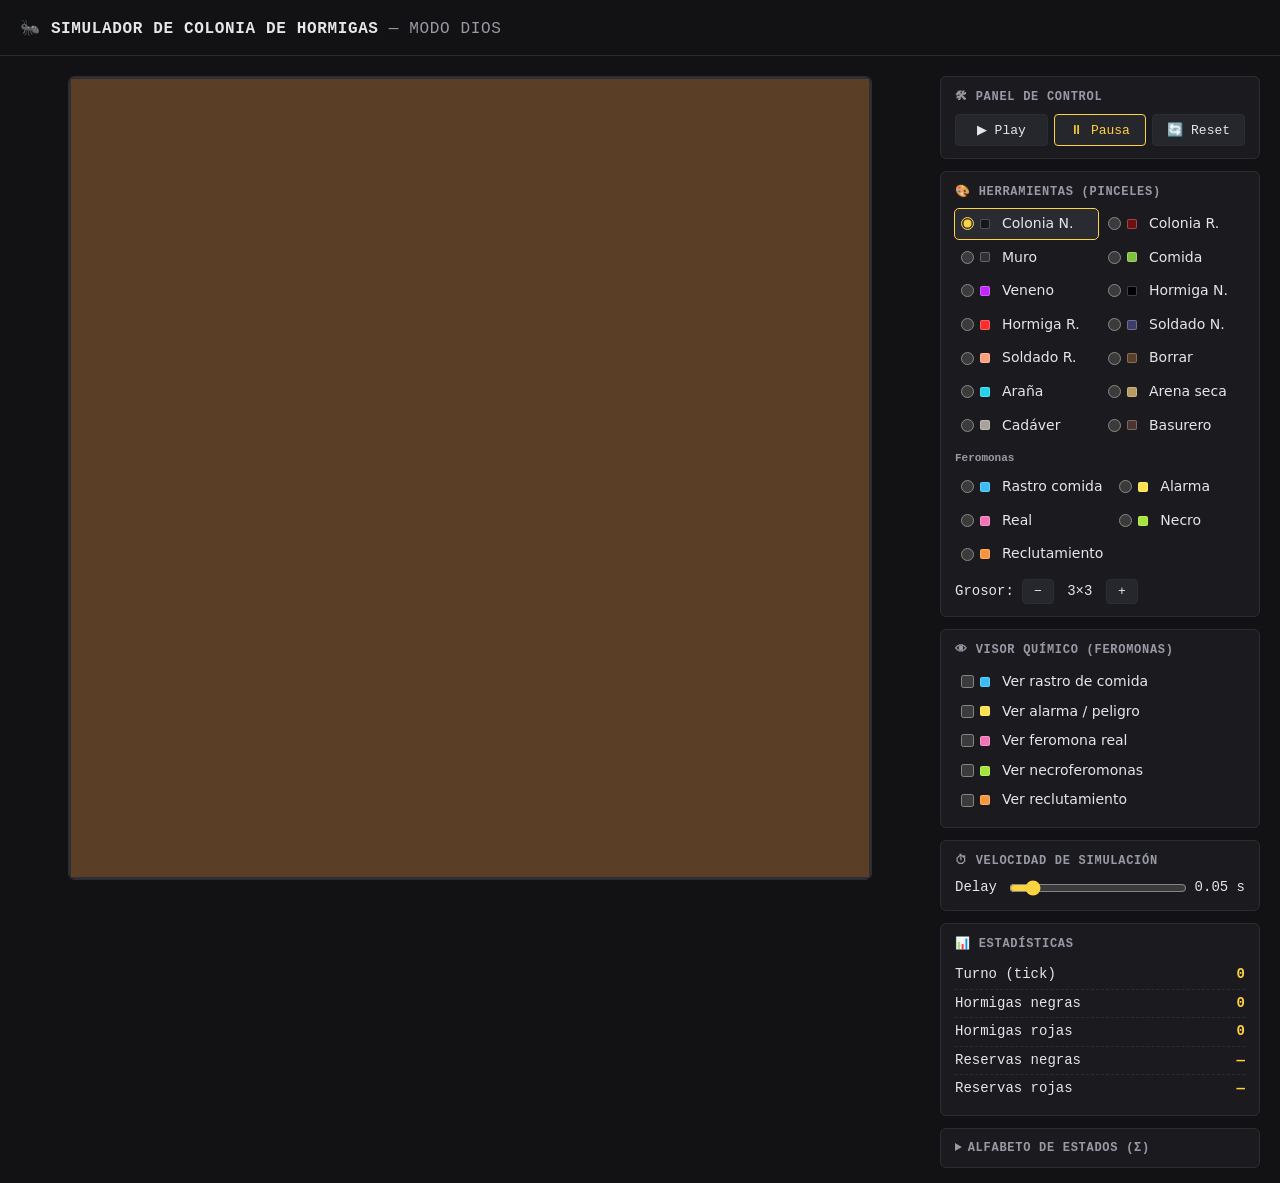
<file: index.html>
<!doctype html>
<html lang="es">
<head>
  <meta charset="utf-8">
  <meta name="viewport" content="width=device-width, initial-scale=1">
  <title>Simulador de Colonia de Hormigas</title>
  <meta name="description" content="Autómata celular interactivo de dos colonias de hormigas guiadas por feromonas (ACO). Modo Dios.">
  <link rel="stylesheet" href="src/css/styles.css">
</head>
<body>
  <header class="cabecera">
    <h1>🐜 Simulador de Colonia de Hormigas <span>— Modo Dios</span></h1>
  </header>

  <main class="contenedor">
    <section class="escenario" aria-label="Pantalla de la simulación">
      <canvas id="lienzo" width="500" height="500"
        aria-label="Mundo de 500 por 500 celdas. Haga clic o arrastre para pintar con el pincel elegido."></canvas>
    </section>

    <aside class="panel">
      <section class="bloque">
        <h2>🛠 Panel de control</h2>
        <div class="botones">
          <button id="btn-play" type="button">▶ Play</button>
          <button id="btn-pausa" type="button">⏸ Pausa</button>
          <button id="btn-reset" type="button">🔄 Reset</button>
        </div>
      </section>

      <section class="bloque">
        <h2>🎨 Herramientas (pinceles)</h2>
        <div class="pinceles" role="radiogroup" aria-label="Pincel">
          <label><input type="radio" name="pincel" value="colonia-n" checked><span class="muestra"></span>Colonia N.</label>
          <label><input type="radio" name="pincel" value="colonia-r"><span class="muestra"></span>Colonia R.</label>
          <label><input type="radio" name="pincel" value="muro"><span class="muestra"></span>Muro</label>
          <label><input type="radio" name="pincel" value="comida"><span class="muestra"></span>Comida</label>
          <label><input type="radio" name="pincel" value="veneno"><span class="muestra"></span>Veneno</label>
          <label><input type="radio" name="pincel" value="hormiga-n"><span class="muestra"></span>Hormiga N.</label>
          <label><input type="radio" name="pincel" value="hormiga-r"><span class="muestra"></span>Hormiga R.</label>
          <label><input type="radio" name="pincel" value="soldado-n"><span class="muestra"></span>Soldado N.</label>
          <label><input type="radio" name="pincel" value="soldado-r"><span class="muestra"></span>Soldado R.</label>
          <label><input type="radio" name="pincel" value="borrar"><span class="muestra"></span>Borrar</label>
          <label><input type="radio" name="pincel" value="depredador"><span class="muestra"></span>Araña</label>
          <label><input type="radio" name="pincel" value="arena"><span class="muestra"></span>Arena seca</label>
          <label><input type="radio" name="pincel" value="cadaver"><span class="muestra"></span>Cadáver</label>
          <label><input type="radio" name="pincel" value="basurero"><span class="muestra"></span>Basurero</label>
        </div>
        <h3>Feromonas</h3>
        <div class="pinceles" role="radiogroup" aria-label="Pincel de feromona">
          <label><input type="radio" name="pincel" value="f-rastro"><span class="muestra"></span>Rastro comida</label>
          <label><input type="radio" name="pincel" value="f-alarma"><span class="muestra"></span>Alarma</label>
          <label><input type="radio" name="pincel" value="f-real"><span class="muestra"></span>Real</label>
          <label><input type="radio" name="pincel" value="f-necro"><span class="muestra"></span>Necro</label>
          <label><input type="radio" name="pincel" value="f-reclutamiento"><span class="muestra"></span>Reclutamiento</label>
        </div>
        <div class="grosor">
          <span>Grosor:</span>
          <button id="grosor-menos" type="button" aria-label="Reducir grosor">−</button>
          <output id="grosor-valor">3×3</output>
          <button id="grosor-mas" type="button" aria-label="Aumentar grosor">+</button>
        </div>
      </section>

      <section class="bloque">
        <h2>👁 Visor químico (feromonas)</h2>
        <label class="casilla"><input type="checkbox" data-capa="1"><span class="muestra"></span>Ver rastro de comida</label>
        <label class="casilla"><input type="checkbox" data-capa="2"><span class="muestra"></span>Ver alarma / peligro</label>
        <label class="casilla"><input type="checkbox" data-capa="3"><span class="muestra"></span>Ver feromona real</label>
        <label class="casilla"><input type="checkbox" data-capa="4"><span class="muestra"></span>Ver necroferomonas</label>
        <label class="casilla"><input type="checkbox" data-capa="5"><span class="muestra"></span>Ver reclutamiento</label>
      </section>

      <section class="bloque">
        <h2>⏱ Velocidad de simulación</h2>
        <div class="velocidad">
          <label for="delay">Delay</label>
          <input type="range" id="delay" min="0" max="0.5" step="0.01" value="0.05">
          <output id="delay-valor">0.05 s</output>
        </div>
      </section>

      <section class="bloque">
        <h2>📊 Estadísticas</h2>
        <ul class="estadisticas">
          <li>Turno (tick) <b id="stat-tick">0</b></li>
          <li>Hormigas negras <b id="stat-negras">0</b></li>
          <li>Hormigas rojas <b id="stat-rojas">0</b></li>
          <li>Reservas negras <b id="stat-reservas-negras">—</b></li>
          <li>Reservas rojas <b id="stat-reservas-rojas">—</b></li>
        </ul>
      </section>

      <details class="bloque leyenda">
        <summary>Alfabeto de estados (Σ)</summary>
        <ul id="leyenda"></ul>
      </details>
    </aside>
  </main>

  <script type="module" src="src/main.js"></script>
</body>
</html>
</file>
<file: src/css/styles.css>
:root {
  --fondo: #121214;
  --superficie: #1b1b1f;
  --borde: #2c2c33;
  --texto: #e6e6ea;
  --tenue: #9a9aa6;
  --acento: #ffd23f;
  --rastro: #38bdf8;
  --alarma: #ffe14d;
  --mono: ui-monospace, "Cascadia Mono", Consolas, "SF Mono", Menlo, monospace;
  --alto-cabecera: 56px;
  color-scheme: dark;
}

* { box-sizing: border-box; }

body {
  margin: 0;
  min-height: 100vh;
  background: var(--fondo);
  color: var(--texto);
  font: 14px/1.4 system-ui, -apple-system, "Segoe UI", Roboto, sans-serif;
}

/* --- Cabecera ------------------------------------------------------------ */
.cabecera {
  height: var(--alto-cabecera);
  display: flex;
  align-items: center;
  padding: 0 20px;
  border-bottom: 1px solid var(--borde);
}
.cabecera h1 {
  margin: 0;
  font: 600 16px var(--mono);
  letter-spacing: .04em;
  text-transform: uppercase;
}
.cabecera h1 span { color: var(--tenue); font-weight: 400; }

/* --- Distribución: lienzo a la izquierda, panel a la derecha -------------- */
.contenedor {
  display: grid;
  grid-template-columns: minmax(0, 1fr) 320px;
  gap: 20px;
  padding: 20px;
}

.escenario {
  display: flex;
  justify-content: center;
  align-items: flex-start;
}
#lienzo {
  width: min(100%, calc(100vh - var(--alto-cabecera) - 40px));
  aspect-ratio: 1;
  image-rendering: pixelated;
  border: 1px solid var(--borde);
  border-radius: 6px;
  cursor: crosshair;
  touch-action: none;
  background: #000;
}

/* --- Panel ---------------------------------------------------------------- */
.panel {
  display: flex;
  flex-direction: column;
  gap: 12px;
}
.bloque {
  background: var(--superficie);
  border: 1px solid var(--borde);
  border-radius: 6px;
  padding: 12px 14px;
}
.bloque h2, .leyenda summary {
  margin: 0 0 10px;
  font: 600 12px var(--mono);
  letter-spacing: .06em;
  text-transform: uppercase;
  color: var(--tenue);
}

button {
  font: 500 13px var(--mono);
  color: var(--texto);
  background: #26262d;
  border: 1px solid var(--borde);
  border-radius: 4px;
  padding: 7px 10px;
  cursor: pointer;
}
button:hover { background: #303039; }
button:focus-visible, input:focus-visible { outline: 2px solid var(--acento); outline-offset: 2px; }
button.activo { border-color: var(--acento); color: var(--acento); }

.botones { display: grid; grid-template-columns: repeat(3, 1fr); gap: 6px; }

.muestra {
  display: inline-block;
  width: 10px;
  height: 10px;
  margin-right: 6px;
  border-radius: 2px;
  border: 1px solid rgba(255, 255, 255, .25);
  vertical-align: -1px;
  flex: none;
}
.bloque h3 {
  margin: 12px 0 8px;
  font: 600 11px var(--mono);
  color: var(--tenue);
}

.pinceles {
  display: grid;
  grid-template-columns: 1fr 1fr;
  gap: 4px;
}
.pinceles label, .casilla {
  display: flex;
  align-items: center;
  gap: 6px;
  padding: 5px 6px;
  border-radius: 4px;
  cursor: pointer;
}
.pinceles label:hover, .casilla:hover { background: #24242b; }
.pinceles label:has(input:checked) { background: #2a2a33; outline: 1px solid var(--acento); }
.pinceles input, .casilla input { margin: 0; accent-color: var(--acento); }

.grosor {
  display: flex;
  align-items: center;
  gap: 8px;
  margin-top: 10px;
  font-family: var(--mono);
}
.grosor button { width: 32px; padding: 4px 0; }
.grosor output { min-width: 36px; text-align: center; }

.velocidad {
  display: grid;
  grid-template-columns: auto 1fr auto;
  align-items: center;
  gap: 10px;
  font-family: var(--mono);
}
.velocidad input { width: 100%; accent-color: var(--acento); }

.estadisticas { list-style: none; margin: 0; padding: 0; font-family: var(--mono); }
.estadisticas li {
  display: flex;
  justify-content: space-between;
  padding: 4px 0;
  border-bottom: 1px dashed var(--borde);
}
.estadisticas li:last-child { border-bottom: 0; }
.estadisticas b { color: var(--acento); font-variant-numeric: tabular-nums; }

.leyenda summary { margin: 0; cursor: pointer; }
.leyenda[open] summary { margin-bottom: 8px; }
.leyenda ul {
  list-style: none;
  margin: 0;
  padding: 0;
  display: grid;
  grid-template-columns: 1fr 1fr;
  gap: 3px 8px;
  font: 12px var(--mono);
}

/* --- Celular: el panel baja debajo del lienzo ------------------------------ */
@media (max-width: 860px) {
  .contenedor { grid-template-columns: 1fr; padding: 16px; }
  #lienzo { width: 100%; }
  .cabecera { padding: 0 16px; }
  .cabecera h1 { font-size: 13px; }
}
</file>
